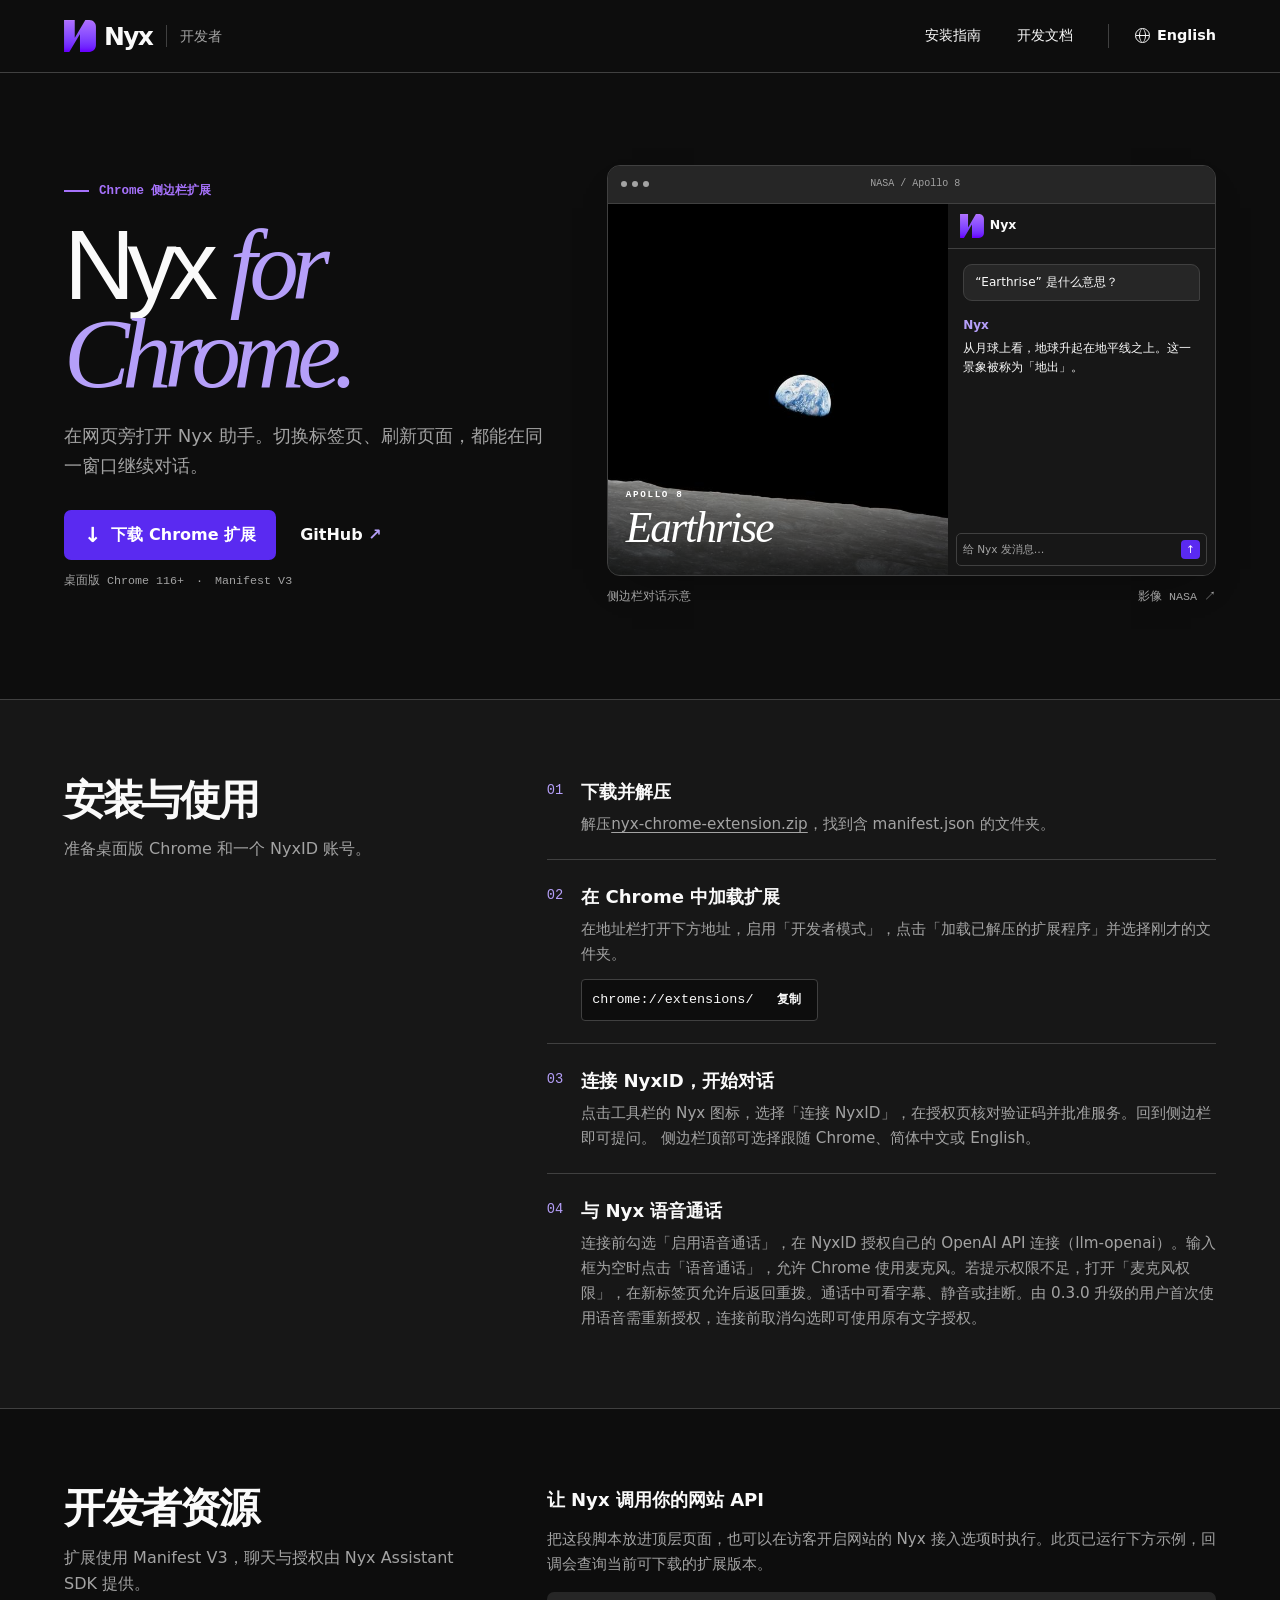
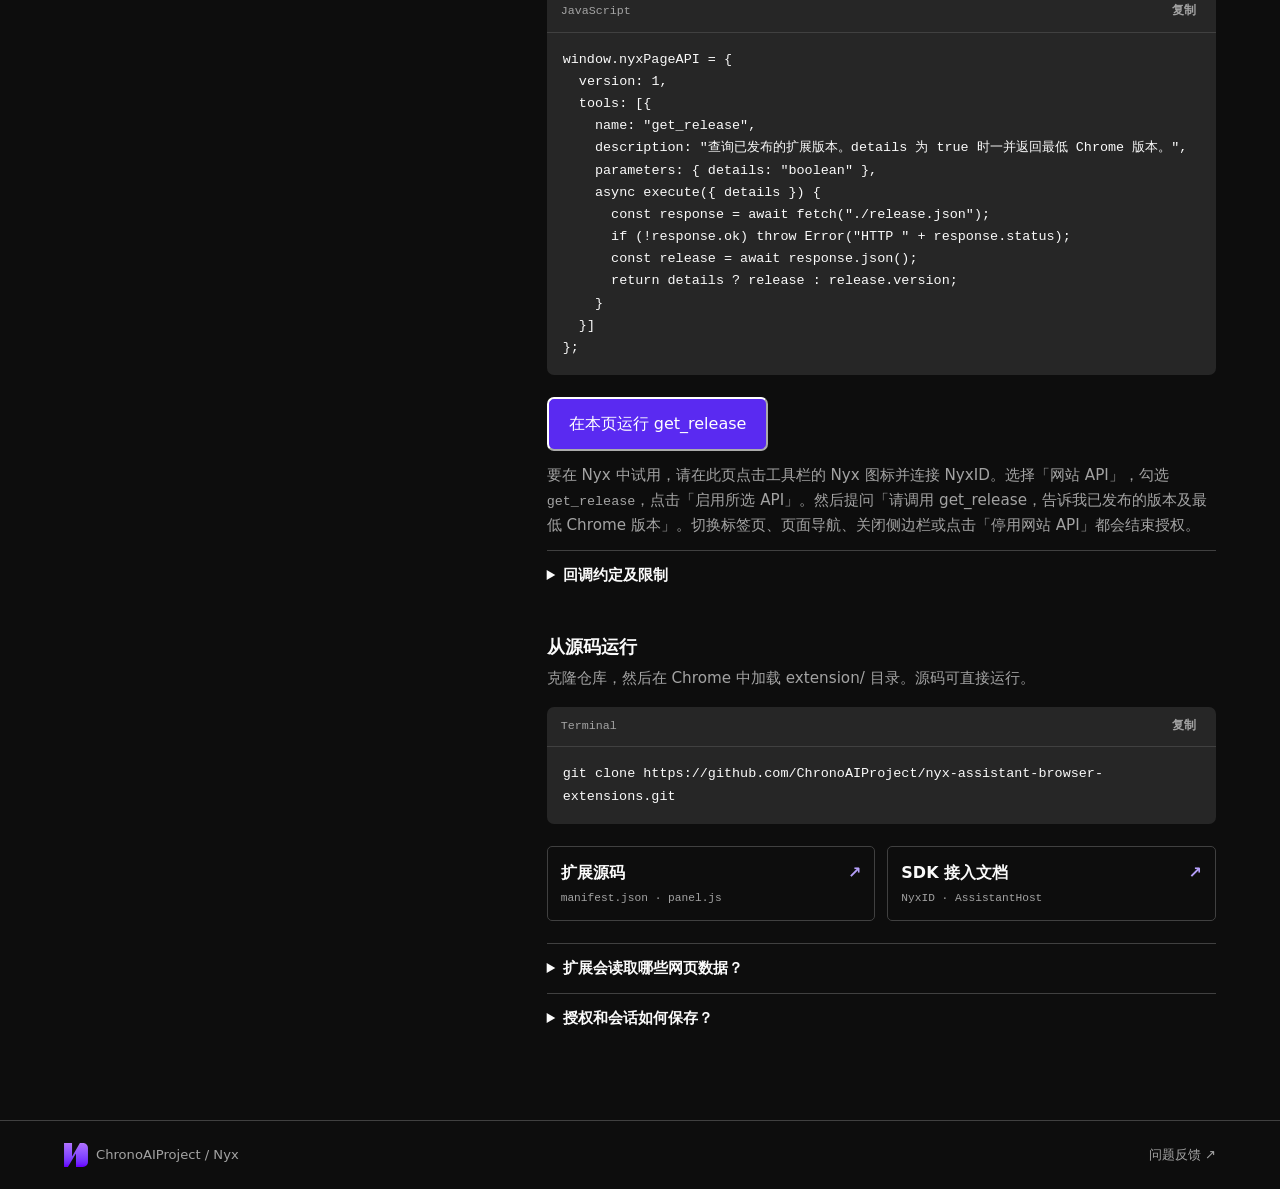
<file: site/index.html>
<!doctype html>
<html lang="zh-CN">
<head>
  <meta charset="utf-8">
  <meta name="viewport" content="width=device-width, initial-scale=1">
  <title>Nyx 浏览器助手 · 开发者官网</title>
  <meta name="description" content="在 Chrome 侧边栏与 Nyx 对话，切换标签页也能继续。下载扩展，了解安装、NyxID 授权与 SDK 接入方式。">
  <meta name="theme-color" content="#0d0d0d">
  <link rel="canonical" href="https://chronoaiproject.github.io/nyx-assistant-browser-extensions/">
  <link rel="alternate" hreflang="zh-CN" href="https://chronoaiproject.github.io/nyx-assistant-browser-extensions/">
  <link rel="alternate" hreflang="en" href="https://chronoaiproject.github.io/nyx-assistant-browser-extensions/en/">
  <link rel="alternate" hreflang="x-default" href="https://chronoaiproject.github.io/nyx-assistant-browser-extensions/">
  <link rel="icon" href="./nyxid-coloured-icon.svg" type="image/svg+xml">
  <link rel="stylesheet" href="./site.css">
  <script src="./site.js" defer></script>
</head>
<body>
  <a class="skip" href="#main">跳至正文</a>
  <header class="top">
    <div class="wrap top-inner">
      <a class="brand" href="./" aria-label="Nyx 浏览器助手 · 开发者官网"><img src="./nyxid-coloured-icon.svg" alt="" width="32" height="32"><strong>Nyx</strong><span>开发者</span></a>
      <nav aria-label="主导航">
        <a href="#install">安装指南</a><a href="#develop">开发文档</a>
        <a class="lang" href="./en/" lang="en" hreflang="en"><span class="globe" aria-hidden="true"></span>English</a>
      </nav>
    </div>
  </header>
  <main id="main">
    <section class="wrap hero" aria-labelledby="product">
      <div class="intro">
        <p class="platform"><i aria-hidden="true"></i>Chrome 侧边栏扩展</p>
        <h1 id="product">Nyx <em>for<br>Chrome.</em></h1>
        <p class="lead">在网页旁打开 Nyx 助手。切换标签页、刷新页面，都能在同一窗口继续对话。</p>
        <div class="actions">
          <a class="btn primary" href="./nyx-chrome-extension.zip" download><span aria-hidden="true">↓</span>下载 Chrome 扩展</a>
          <a class="source" href="https://github.com/ChronoAIProject/nyx-assistant-browser-extensions">GitHub <span aria-hidden="true">↗</span></a>
        </div>
        <p class="compat">桌面版 Chrome 116+ <span>·</span> Manifest V3</p>
      </div>
      <figure class="preview">
        <div class="browser">
          <div class="bar" aria-hidden="true"><i></i><i></i><i></i><span>NASA / Apollo 8</span></div>
          <div class="browser-body">
            <div class="photo" role="img" aria-label="从月球上空拍摄的地出，阿波罗 8 号"><div><small>APOLLO 8</small><b>Earthrise</b></div></div>
            <div class="sample">
              <div class="sample-title"><img src="./nyxid-coloured-icon.svg" width="24" height="24" alt="">Nyx</div>
              <div class="sample-log"><p class="question">“Earthrise” 是什么意思？</p>
                <strong>Nyx</strong><p>从月球上看，地球升起在地平线之上。这一景象被称为「地出」。</p></div>
              <div class="sample-input">给 Nyx 发消息…<span aria-hidden="true">↑</span></div>
            </div>
          </div>
        </div>
        <figcaption><span>侧边栏对话示意</span><a href="https://images.nasa.gov/details/as08-14-2383">影像 NASA ↗</a></figcaption>
      </figure>
    </section>
    <section class="install" id="install" aria-labelledby="install-title">
      <div class="wrap section-grid">
        <div class="section-head"><h2 id="install-title">安装与使用</h2><p>准备桌面版 Chrome 和一个 NyxID 账号。</p></div>
        <ol class="steps">
          <li><div><h3>下载并解压</h3><p>解压<a href="./nyx-chrome-extension.zip" download>nyx-chrome-extension.zip</a>，找到含 manifest.json 的文件夹。</p></div></li>
          <li><div><h3>在 Chrome 中加载扩展</h3><p>在地址栏打开下方地址，启用「开发者模式」，点击「加载已解压的扩展程序」并选择刚才的文件夹。</p><div class="snippet"><code id="extensions-url">chrome://extensions/</code><button type="button" class="copy" data-copy="extensions-url" data-done="已复制" data-error="请选择并复制文字" hidden>复制</button></div></div></li>
          <li><div><h3>连接 NyxID，开始对话</h3><p>点击工具栏的 Nyx 图标，选择「连接 NyxID」，在授权页核对验证码并批准服务。回到侧边栏即可提问。 侧边栏顶部可选择跟随 Chrome、简体中文或 English。</p></div></li>
          <li><div><h3>与 Nyx 语音通话</h3><p>连接前勾选「启用语音通话」，在 NyxID 授权自己的 OpenAI API 连接（llm-openai）。输入框为空时点击「语音通话」，允许 Chrome 使用麦克风。若提示权限不足，打开「麦克风权限」，在新标签页允许后返回重拨。通话中可看字幕、静音或挂断。由 0.3.0 升级的用户首次使用语音需重新授权，连接前取消勾选即可使用原有文字授权。</p></div></li>
        </ol>
      </div>
    </section>
    <section class="wrap section-grid dev" id="develop" aria-labelledby="dev-title">
      <div class="section-head"><h2 id="dev-title">开发者资源</h2><p>扩展使用 Manifest V3，聊天与授权由 Nyx Assistant SDK 提供。</p></div>
      <div class="resources">
        <section id="website-api" aria-labelledby="website-api-title">
          <h3 id="website-api-title">让 Nyx 调用你的网站 API</h3>
          <p>把这段脚本放进顶层页面，也可以在访客开启网站的 Nyx 接入选项时执行。此页已运行下方示例，回调会查询当前可下载的扩展版本。</p>
          <script id="live-example">
window.nyxPageAPI = {
  version: 1,
  tools: [{
    name: "get_release",
    description: "查询已发布的扩展版本。details 为 true 时一并返回最低 Chrome 版本。",
    parameters: { details: "boolean" },
    async execute({ details }) {
      const response = await fetch("./release.json");
      if (!response.ok) throw Error("HTTP " + response.status);
      const release = await response.json();
      return details ? release : release.version;
    }
  }]
};
          </script>
          <div class="terminal"><div class="terminal-bar"><span>JavaScript</span><button type="button" class="copy" data-copy="api-snippet" data-done="已复制" data-error="请选择并复制文字" hidden>复制</button></div><pre><code id="api-snippet"></code></pre></div>
          <button type="button" id="run-api" class="btn primary">在本页运行 get_release</button>
          <output id="api-output" aria-live="polite"></output>
          <p>要在 Nyx 中试用，请在此页点击工具栏的 Nyx 图标并连接 NyxID。选择「网站 API」，勾选 <code>get_release</code>，点击「启用所选 API」。然后提问「请调用 get_release，告诉我已发布的版本及最低 Chrome 版本」。切换标签页、页面导航、关闭侧边栏或点击「停用网站 API」都会结束授权。</p>
          <details><summary>回调约定及限制</summary><p>为每个操作取唯一的名称，说明它会读取或修改什么。用 string、number 或 boolean 声明每个必填参数。回调返回 JSON 值或对应的 Promise。它使用网页自身的登录身份，服务端仍需校验权限，涉及重要变更时由网站确认。</p><p>最多登记 16 个操作，每个最多 16 个参数。名称以英文字母开头，只含英文字母、数字或下划线，最多 48 个字符。描述最多 512 字符，字符串参数最多 2,048 字符，序列化结果最多 32,768 字符，整份声明限 16,384 字符。调用超过 15 秒时，请先在网站上核对结果。</p></details>
        </section>
        <h3>从源码运行</h3>
        <p>克隆仓库，然后在 Chrome 中加载 extension/ 目录。源码可直接运行。</p>
        <div class="terminal"><div class="terminal-bar"><span>Terminal</span><button type="button" class="copy" data-copy="clone" data-done="已复制" data-error="请选择并复制文字" hidden>复制</button></div><code id="clone">git clone https://github.com/ChronoAIProject/nyx-assistant-browser-extensions.git</code></div>
        <div class="doclinks">
          <a href="https://github.com/ChronoAIProject/nyx-assistant-browser-extensions/tree/dev/extension"><strong>扩展源码</strong><small>manifest.json · panel.js</small><b aria-hidden="true">↗</b></a>
          <a href="https://github.com/ChronoAIProject/nyx-assistant-sdk#readme"><strong>SDK 接入文档</strong><small>NyxID · AssistantHost</small><b aria-hidden="true">↗</b></a>
        </div>
        <details><summary>扩展会读取哪些网页数据？</summary><p>在目标网页上点击工具栏的 Nyx 图标，再点「分享当前页」，即可在文字聊天或正在进行的通话中提问。已选中文字时分享选区，否则分享顶层网页可读正文（最多 12,000 字符）。输入框和编辑区域会跳过。想先删改可点「预览后分享」。侧边栏显示分享来源，再次分享可替换，点「移除摘录」可停止后续读取。</p></details>
        <details><summary>授权和会话如何保存？</summary><p>文字聊天使用 llm-nyx 和 chrono-llm-public，语音还需要 llm-openai。子凭据在扩展来源加密保存，可在侧边栏点击「断开授权」撤销。关闭侧边栏会结束本次对话。</p></details>
      </div>
    </section>
  </main>
  <footer><div class="wrap bottom"><span><img src="./nyxid-coloured-icon.svg" width="24" height="24" alt="">ChronoAIProject / Nyx</span><a href="https://github.com/ChronoAIProject/nyx-assistant-browser-extensions/issues">问题反馈 ↗</a></div></footer>
</body>
</html>
</file>
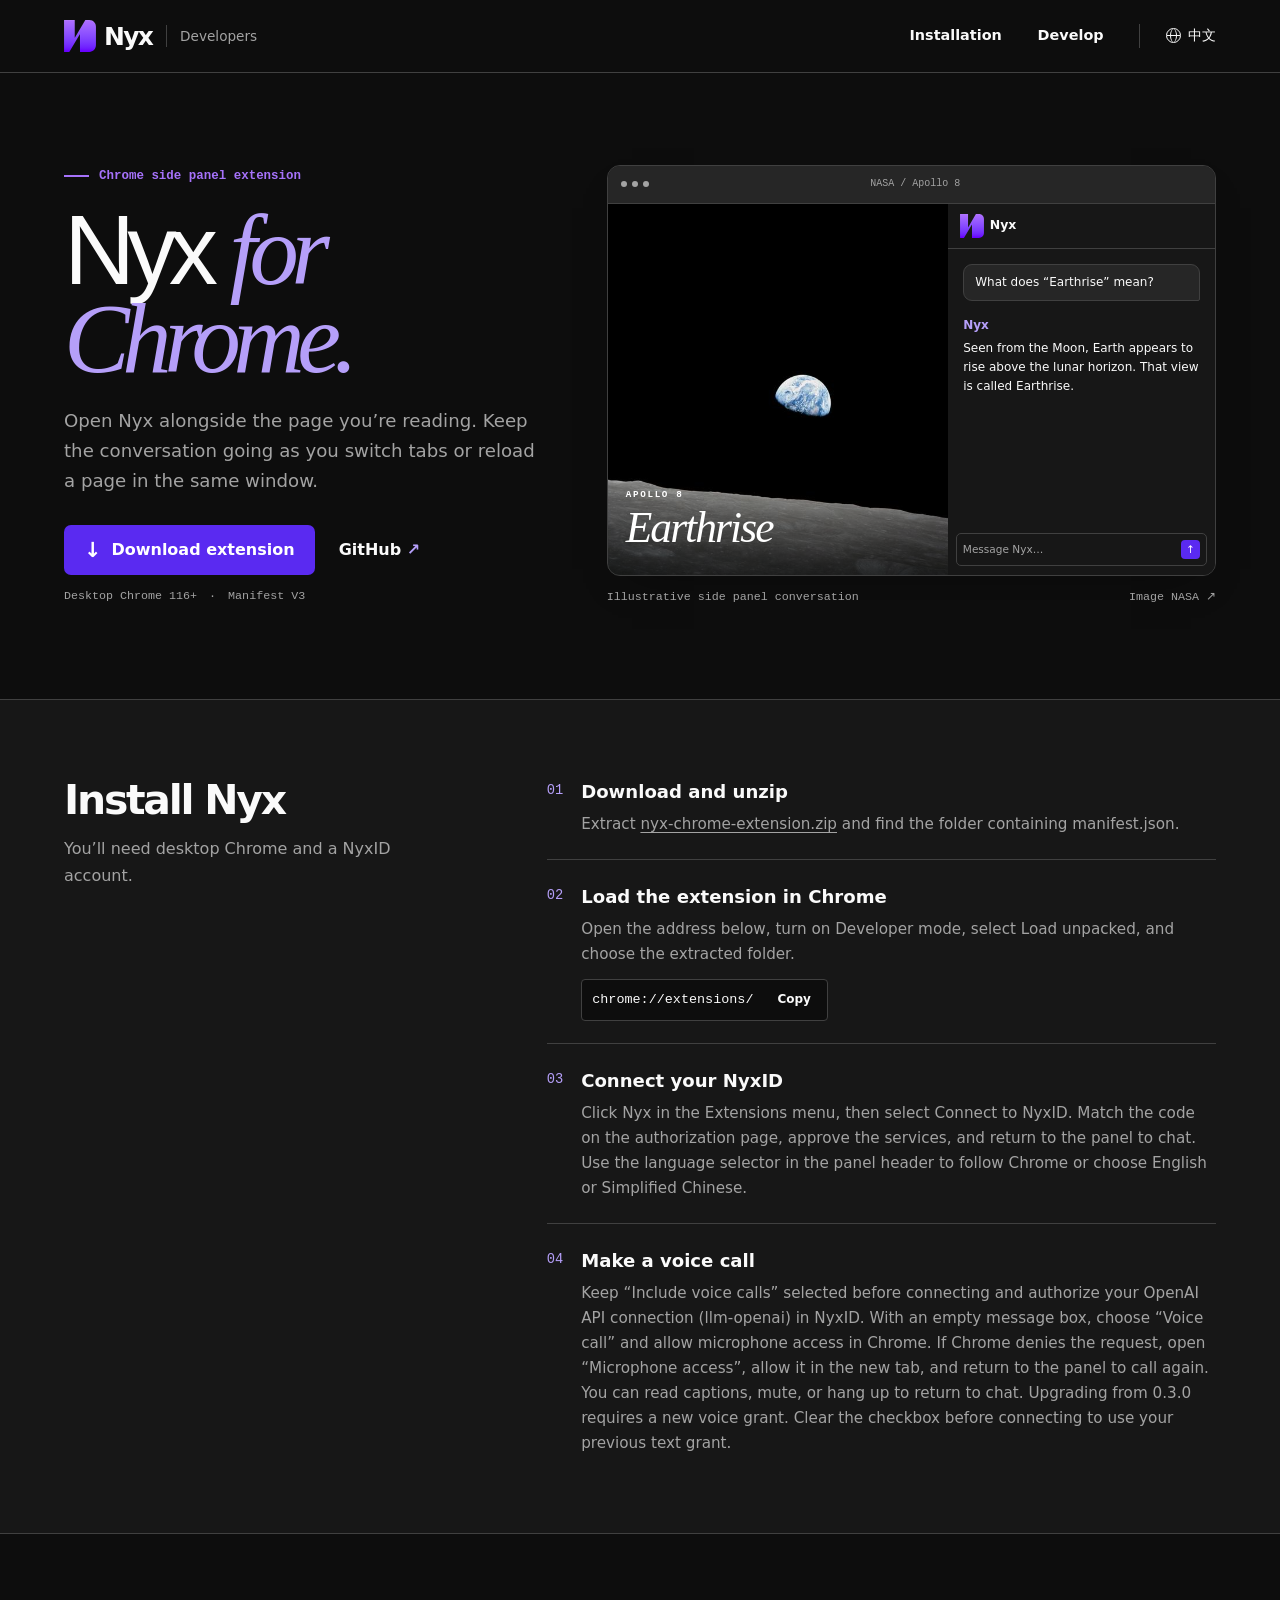
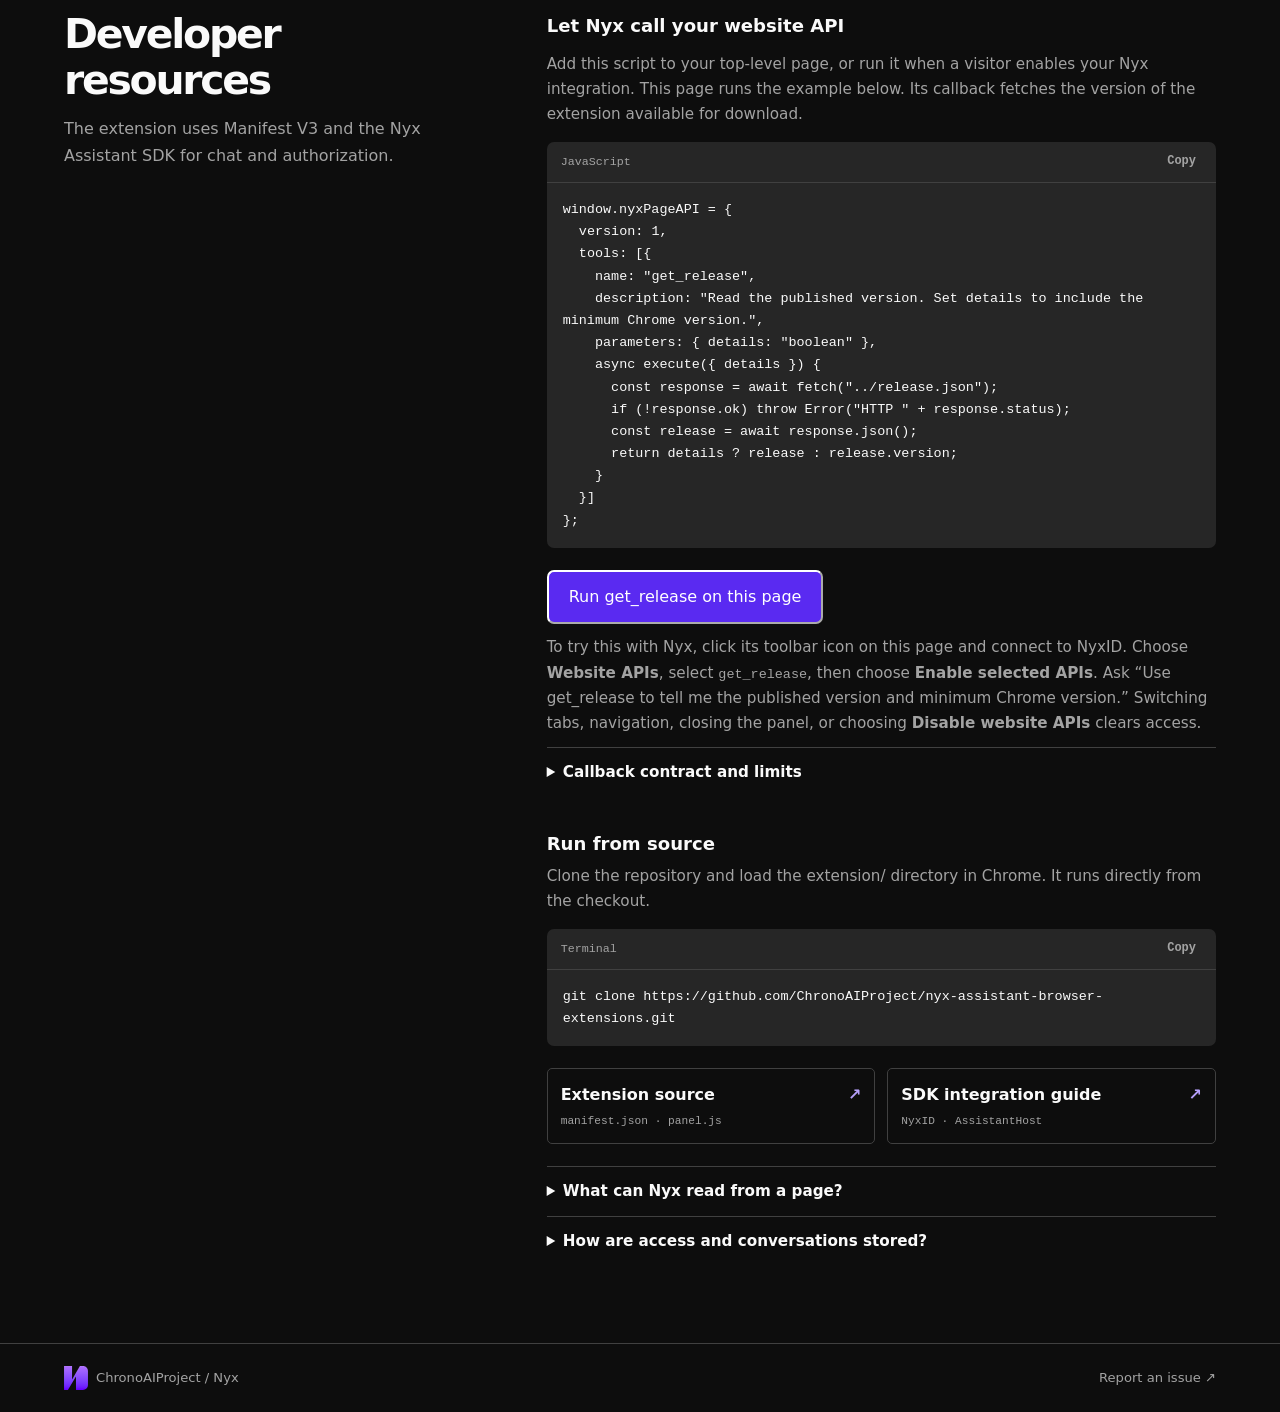
<file: site/en/index.html>
<!doctype html>
<html lang="en">
<head>
  <meta charset="utf-8">
  <meta name="viewport" content="width=device-width, initial-scale=1">
  <title>Nyx for Chrome · Developer site</title>
  <meta name="description" content="Chat with Nyx in the Chrome side panel as you switch tabs. Download the extension and explore installation, NyxID access, and the SDK.">
  <meta name="theme-color" content="#0d0d0d">
  <link rel="canonical" href="https://chronoaiproject.github.io/nyx-assistant-browser-extensions/en/">
  <link rel="alternate" hreflang="zh-CN" href="https://chronoaiproject.github.io/nyx-assistant-browser-extensions/">
  <link rel="alternate" hreflang="en" href="https://chronoaiproject.github.io/nyx-assistant-browser-extensions/en/">
  <link rel="alternate" hreflang="x-default" href="https://chronoaiproject.github.io/nyx-assistant-browser-extensions/">
  <link rel="icon" href="../nyxid-coloured-icon.svg" type="image/svg+xml">
  <link rel="stylesheet" href="../site.css">
  <script src="../site.js" defer></script>
</head>
<body>
  <a class="skip" href="#main">Skip to content</a>
  <header class="top">
    <div class="wrap top-inner">
      <a class="brand" href="./" aria-label="Nyx for Chrome · Developer site"><img src="../nyxid-coloured-icon.svg" alt="" width="32" height="32"><strong>Nyx</strong><span>Developers</span></a>
      <nav aria-label="Main navigation">
        <a href="#install">Installation</a><a href="#develop">Develop</a>
        <a class="lang" href="../" lang="zh-CN" hreflang="zh-CN"><span class="globe" aria-hidden="true"></span>中文</a>
      </nav>
    </div>
  </header>
  <main id="main">
    <section class="wrap hero" aria-labelledby="product">
      <div class="intro">
        <p class="platform"><i aria-hidden="true"></i>Chrome side panel extension</p>
        <h1 id="product">Nyx <em>for<br>Chrome.</em></h1>
        <p class="lead">Open Nyx alongside the page you’re reading. Keep the conversation going as you switch tabs or reload a page in the same window.</p>
        <div class="actions">
          <a class="btn primary" href="../nyx-chrome-extension.zip" download><span aria-hidden="true">↓</span>Download extension</a>
          <a class="source" href="https://github.com/ChronoAIProject/nyx-assistant-browser-extensions">GitHub <span aria-hidden="true">↗</span></a>
        </div>
        <p class="compat">Desktop Chrome 116+ <span>·</span> Manifest V3</p>
      </div>
      <figure class="preview">
        <div class="browser">
          <div class="bar" aria-hidden="true"><i></i><i></i><i></i><span>NASA / Apollo 8</span></div>
          <div class="browser-body">
            <div class="photo" role="img" aria-label="Earthrise seen from lunar orbit during Apollo 8"><div><small>APOLLO 8</small><b>Earthrise</b></div></div>
            <div class="sample">
              <div class="sample-title"><img src="../nyxid-coloured-icon.svg" width="24" height="24" alt="">Nyx</div>
              <div class="sample-log"><p class="question">What does “Earthrise” mean?</p>
                <strong>Nyx</strong><p>Seen from the Moon, Earth appears to rise above the lunar horizon. That view is called Earthrise.</p></div>
              <div class="sample-input">Message Nyx…<span aria-hidden="true">↑</span></div>
            </div>
          </div>
        </div>
        <figcaption><span>Illustrative side panel conversation</span><a href="https://images.nasa.gov/details/as08-14-2383">Image NASA ↗</a></figcaption>
      </figure>
    </section>
    <section class="install" id="install" aria-labelledby="install-title">
      <div class="wrap section-grid">
        <div class="section-head"><h2 id="install-title">Install Nyx</h2><p>You’ll need desktop Chrome and a NyxID account.</p></div>
        <ol class="steps">
          <li><div><h3>Download and unzip</h3><p>Extract <a href="../nyx-chrome-extension.zip" download>nyx-chrome-extension.zip</a> and find the folder containing manifest.json.</p></div></li>
          <li><div><h3>Load the extension in Chrome</h3><p>Open the address below, turn on Developer mode, select Load unpacked, and choose the extracted folder.</p><div class="snippet"><code id="extensions-url">chrome://extensions/</code><button type="button" class="copy" data-copy="extensions-url" data-done="Copied" data-error="Select the text to copy" hidden>Copy</button></div></div></li>
          <li><div><h3>Connect your NyxID</h3><p>Click Nyx in the Extensions menu, then select Connect to NyxID. Match the code on the authorization page, approve the services, and return to the panel to chat. Use the language selector in the panel header to follow Chrome or choose English or Simplified Chinese.</p></div></li>
          <li><div><h3>Make a voice call</h3><p>Keep “Include voice calls” selected before connecting and authorize your OpenAI API connection (llm-openai) in NyxID. With an empty message box, choose “Voice call” and allow microphone access in Chrome. If Chrome denies the request, open “Microphone access”, allow it in the new tab, and return to the panel to call again. You can read captions, mute, or hang up to return to chat. Upgrading from 0.3.0 requires a new voice grant. Clear the checkbox before connecting to use your previous text grant.</p></div></li>
        </ol>
      </div>
    </section>
    <section class="wrap section-grid dev" id="develop" aria-labelledby="dev-title">
      <div class="section-head"><h2 id="dev-title">Developer resources</h2><p>The extension uses Manifest V3 and the Nyx Assistant SDK for chat and authorization.</p></div>
      <div class="resources">
        <section id="website-api" aria-labelledby="website-api-title">
          <h3 id="website-api-title">Let Nyx call your website API</h3>
          <p>Add this script to your top-level page, or run it when a visitor enables your Nyx integration. This page runs the example below. Its callback fetches the version of the extension available for download.</p>
          <script id="live-example">
window.nyxPageAPI = {
  version: 1,
  tools: [{
    name: "get_release",
    description: "Read the published version. Set details to include the minimum Chrome version.",
    parameters: { details: "boolean" },
    async execute({ details }) {
      const response = await fetch("../release.json");
      if (!response.ok) throw Error("HTTP " + response.status);
      const release = await response.json();
      return details ? release : release.version;
    }
  }]
};
          </script>
          <div class="terminal"><div class="terminal-bar"><span>JavaScript</span><button type="button" class="copy" data-copy="api-snippet" data-done="Copied" data-error="Select to copy" hidden>Copy</button></div><pre><code id="api-snippet"></code></pre></div>
          <button type="button" id="run-api" class="btn primary">Run get_release on this page</button>
          <output id="api-output" aria-live="polite"></output>
          <p>To try this with Nyx, click its toolbar icon on this page and connect to NyxID. Choose <strong>Website APIs</strong>, select <code>get_release</code>, then choose <strong>Enable selected APIs</strong>. Ask “Use get_release to tell me the published version and minimum Chrome version.” Switching tabs, navigation, closing the panel, or choosing <strong>Disable website APIs</strong> clears access.</p>
          <details><summary>Callback contract and limits</summary><p>Use a unique operation name and describe what it reads or changes. Map each required argument to string, number, or boolean. Return a JSON value or a promise for one. Your callback runs in the page’s session, so your server still checks authorization and your site handles confirmation for consequential actions.</p><p>Declare up to 16 tools, each with up to 16 arguments. Names start with an ASCII letter and use letters, digits or underscores, up to 48 characters. Descriptions allow 512 characters, string arguments 2,048, and serialized results 32,768. Keep the whole declaration under 16,384 characters. After a 15-second timeout, check the outcome on the site before trying again.</p></details>
        </section>
        <h3>Run from source</h3>
        <p>Clone the repository and load the extension/ directory in Chrome. It runs directly from the checkout.</p>
        <div class="terminal"><div class="terminal-bar"><span>Terminal</span><button type="button" class="copy" data-copy="clone" data-done="Copied" data-error="Select the text to copy" hidden>Copy</button></div><code id="clone">git clone https://github.com/ChronoAIProject/nyx-assistant-browser-extensions.git</code></div>
        <div class="doclinks">
          <a href="https://github.com/ChronoAIProject/nyx-assistant-browser-extensions/tree/dev/extension"><strong>Extension source</strong><small>manifest.json · panel.js</small><b aria-hidden="true">↗</b></a>
          <a href="https://github.com/ChronoAIProject/nyx-assistant-sdk#readme"><strong>SDK integration guide</strong><small>NyxID · AssistantHost</small><b aria-hidden="true">↗</b></a>
        </div>
        <details><summary>What can Nyx read from a page?</summary><p>Click the Nyx toolbar icon on the page, then choose Share current page in text chat or during a voice call. Nyx uses your selection when present, or up to 12,000 characters of readable top-level text, skipping inputs and editors. Choose Preview before sharing to edit first. The panel shows the shared source. Share again to replace it, or choose Remove excerpt to stop future reads.</p></details>
        <details><summary>How are access and conversations stored?</summary><p>Text chat uses llm-nyx and chrono-llm-public. Voice also uses llm-openai. The extension encrypts the child credential in its own storage. Select Disconnect to revoke it. Closing the side panel ends the current conversation.</p></details>
      </div>
    </section>
  </main>
  <footer><div class="wrap bottom"><span><img src="../nyxid-coloured-icon.svg" width="24" height="24" alt="">ChronoAIProject / Nyx</span><a href="https://github.com/ChronoAIProject/nyx-assistant-browser-extensions/issues">Report an issue ↗</a></div></footer>
</body>
</html>
</file>
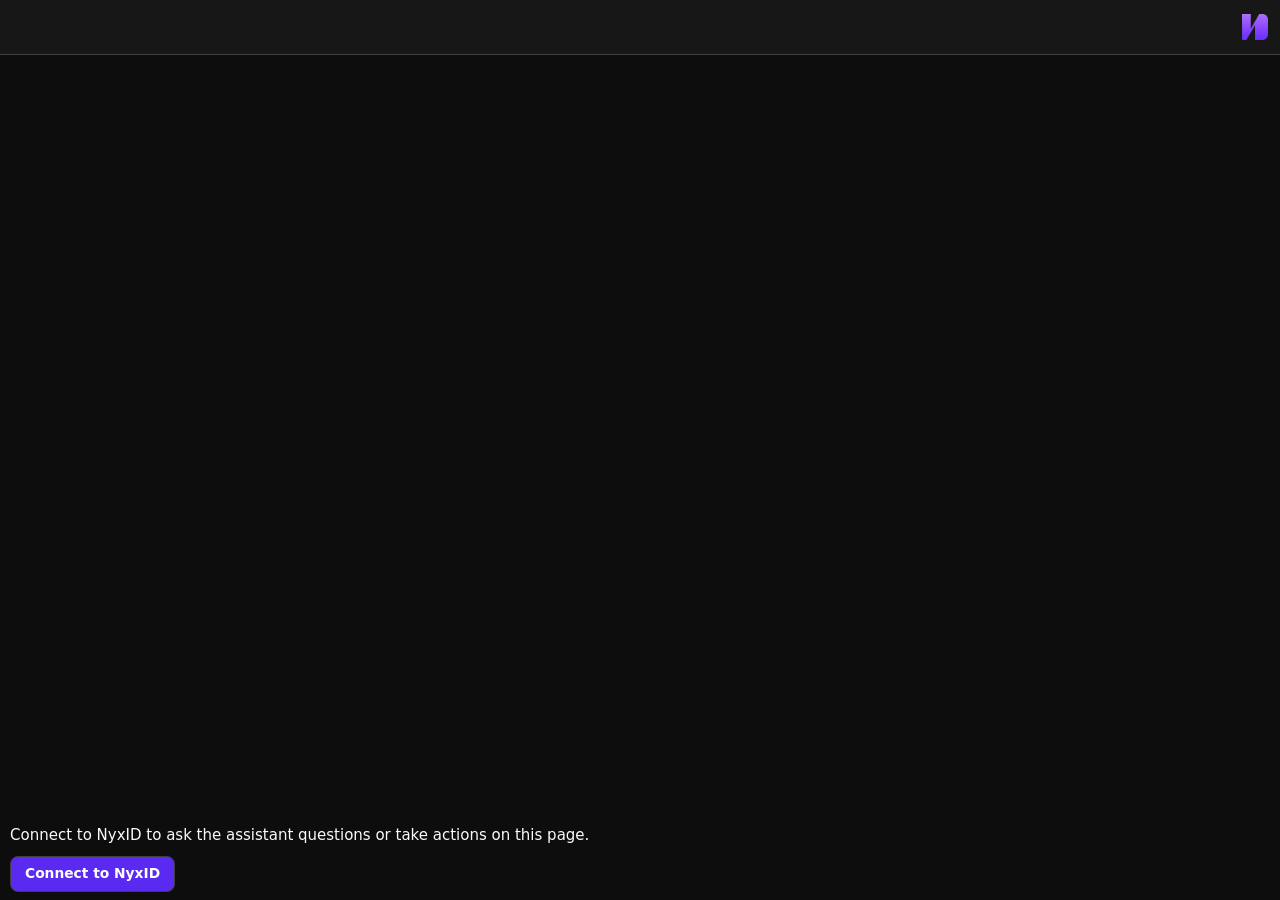
<file: extension/panel.html>
<!doctype html>
<html>
<head>
  <meta charset="utf-8">
  <meta name="viewport" content="width=device-width, initial-scale=1">
  <meta name="color-scheme" content="dark">
  <title>Nyx</title>
  <link rel="stylesheet" href="panel.css">
  <script defer src="connection-mode.js"></script>
  <script defer src="vendor/nyx-widget.js"></script>
  <script defer src="read-page.js"></script>
  <script type="module" src="panel.js"></script>
</head>
<body>
  <main>
    <select id="language" aria-label="Language">
      <option value="auto" data-i18n="automatic"></option>
      <option value="zh-CN" lang="zh-CN">简体中文</option>
      <option value="en" lang="en">English</option>
    </select>
    <label id="voice-preference"><input id="include-voice" type="checkbox" checked> <span data-i18n="includeVoice"></span></label>
    <nyx-assistant layout="embedded"
                   data-verification-origin="https://nyxid.ai" data-storage="local">
    </nyx-assistant>
    <a id="mic-help" href="microphone.html" target="_blank" rel="noopener" data-i18n="micTitle" hidden></a>
    <template id="page-tools">
      <div part="page-tools" hidden>
        <button type="button" class="attach" data-i18n="attach"></button>
        <button type="button" class="review" data-i18n="review"></button>
        <span part="shared-source" class="shared-source" role="status" hidden></span>
        <button type="button" class="remove" data-i18n="remove" hidden></button>
        <button type="button" class="apis" data-i18n="siteApis"></button>
        <button type="button" class="disable-apis" data-i18n="disableApis" hidden></button>
        <span role="status" class="excerpt-status"></span>
        <span role="status" class="api-status"></span>
      </div>
    </template>
    <dialog id="preview" aria-labelledby="preview-title">
      <h2 id="preview-title"></h2>
      <label for="excerpt" data-i18n="editHint"></label>
      <textarea id="excerpt" rows="10" maxlength="12300"></textarea>
      <form method="dialog">
        <button value="cancel" data-i18n="cancel"></button>
        <button value="share" data-i18n="share"></button>
      </form>
    </dialog>
    <dialog id="api-access" aria-labelledby="api-title">
      <h2 id="api-title" data-i18n="reviewApis"></h2>
      <strong class="origin"></strong>
      <p data-i18n="apiHint"></p>
      <form method="dialog">
        <fieldset></fieldset>
        <div><button value="cancel" data-i18n="cancel"></button>
          <button value="enable" data-i18n="enableApis"></button></div>
      </form>
    </dialog>
  </main>
</body>
</html>
</file>
<file: site/site.css>
:root {
  color-scheme: dark;
  /* NyxID web palette: brand fills and text accents have distinct contrast roles. */
  --paper: #0d0d0d;
  --surface: #171717;
  --raised: #262626;
  --ink: #fafafa;
  --primary: #5a2af1;
  --primary-hover: #4a1fd4;
  --accent-text: #b59ff9;
  --secondary: #a672fb;
  --quiet: #a3a3a3;
  --line: #404040;
  --mono: "IBM Plex Mono", ui-monospace, SFMono-Regular, Consolas, monospace;
  font: 16px/1.65 "Inter", "PingFang SC", system-ui, sans-serif;
  color: var(--ink);
  background: var(--paper);
}
* { box-sizing: border-box; }
body, h1, h2, h3, p, figure, ol { margin: 0; }
a { color: inherit; text-underline-offset: .2em; }
a:hover { color: var(--accent-text); }
a:focus-visible, button:focus-visible, summary:focus-visible { outline: 3px solid var(--secondary); outline-offset: 4px; }
.wrap { width: min(1192px, 90%); margin-inline: auto; }
.top { border-bottom: 1px solid var(--line); }
.top-inner, nav, .brand, .actions, .bottom, .bottom span, .lang { display: flex; align-items: center; }
.top-inner, .bottom { justify-content: space-between; }
.top-inner { min-height: 72px; gap: 15px; }
.brand, nav a, .btn, .source, .doclinks a, .bottom a { text-decoration: none; }
.brand { gap: 8px; color: var(--ink); }
.brand strong { font: 700 25px/1 system-ui, sans-serif; letter-spacing: -.07em; }
.brand span { margin-left: 6px; padding-left: 13px; border-left: 1px solid var(--line); font-size: .85rem; color: var(--quiet); }
nav { gap: clamp(14px, 2.8vw, 40px); font-size: .9rem; font-weight: 550; }
.lang { gap: 7px; border-left: 1px solid var(--line); padding-left: clamp(12px, 2vw, 27px); }
.globe { position: relative; width: 15px; height: 15px; border: 1.4px solid; border-radius: 50%; }
.globe::before { content: ""; position: absolute; inset: 0 3px; border-inline: 1px solid; border-radius: 50%; }
.globe::after { content: ""; position: absolute; top: 45%; inset-inline: 0; border-top: 1px solid; }
.skip { position: absolute; top: -100px; left: 10px; color: var(--ink); background: var(--surface); padding: 6px 12px; z-index: 5; }
.skip:focus { top: 5px; }
.hero { display: grid; grid-template-columns: .88fr 1.12fr; align-items: center; gap: clamp(32px, 5vw, 84px); padding-block: clamp(60px, 7.2vw, 104px); }
.platform, .compat, figcaption, .bar span, .photo small, .terminal-bar { font-family: var(--mono); }
.platform { display: flex; align-items: center; gap: 10px; color: var(--secondary); font-size: .78rem; font-weight: 650; }
.platform i { width: 25px; height: 2px; background: currentColor; }
h1 { margin: 21px 0 23px; font: 530 clamp(4.3rem, 7.7vw, 7.5rem)/.89 "DM Sans", "Helvetica Neue", sans-serif; letter-spacing: -.08em; }
h1 em { font-family: "Instrument Serif", Georgia, serif; color: var(--accent-text); font-weight: 400; letter-spacing: -.075em; }
.lead { max-width: 30em; font-size: clamp(1rem, 1.42vw, 1.2rem); color: var(--quiet); }
.actions { gap: 24px; margin: 29px 0 12px; }
.btn { display: inline-flex; align-items: center; justify-content: center; gap: 10px; padding: 12px 20px; border-radius: 7px; font-weight: 650; }
.primary { background: var(--primary); color: #fff; }
.primary:hover { color: #fff; background: var(--primary-hover); }
.btn span { font-size: 1.3em; line-height: 1; }
.source { font-weight: 600; }
.source span, .doclinks b { color: var(--accent-text); }
.compat, figcaption { font-size: .73rem; color: var(--quiet); }
.compat span { padding-inline: 5px; }
.preview { min-width: 0; }
.browser { border: 1px solid var(--line); border-radius: 13px; overflow: hidden; background: var(--surface); box-shadow: 0 18px 40px -25px #0008; }
.bar { display: flex; align-items: center; gap: 5px; padding: 10px 13px; border-bottom: 1px solid var(--line); background: var(--raised); }
.bar i { width: 6px; height: 6px; background: var(--quiet); border-radius: 50%; }
.bar span { margin: auto; padding-right: 25px; font-size: 10px; color: var(--quiet); }
.browser-body { display: grid; grid-template-columns: 56% 44%; }
.photo { min-height: clamp(295px, 29vw, 385px); display: flex; align-items: flex-end; position: relative; color: #fff; background: #000 url("earthrise.jpg") center center / cover; }
.photo div { padding: 24px 18px; width: 100%; background: linear-gradient(transparent, #000b); }
.photo small { font-size: .58rem; letter-spacing: .18em; font-weight: 600; }
.photo b { display: block; font: italic 400 clamp(1.65rem, 3.4vw, 3rem)/1.05 Georgia, serif; letter-spacing: -.045em; }
.sample { display: flex; flex-direction: column; min-width: 0; color: var(--ink); background: var(--surface); }
.sample-title { display: flex; align-items: center; gap: 6px; border-bottom: 1px solid var(--line); padding: 10px 12px; font-size: .78rem; font-weight: 700; }
.sample-log { padding: clamp(11px, 1.2vw, 20px); font-size: clamp(.7rem, .94vw, .84rem); line-height: 1.6; }
.question { padding: 8px 11px; margin-bottom: 15px; border: 1px solid var(--line); border-radius: 9px 9px 2px 9px; background: var(--raised); }
.sample-log strong { display: block; color: var(--accent-text); margin-bottom: 3px; }
.sample-input { display: flex; align-items: center; justify-content: space-between; gap: 4px; padding: 6px; margin: auto 8px 9px; border: 1px solid var(--line); border-radius: 5px; color: var(--quiet); font-size: .66rem; }
.sample-input span { display: grid; place-content: center; width: 19px; height: 19px; border-radius: 4px; background: var(--primary); color: white; }
figcaption { display: flex; justify-content: space-between; gap: 8px; margin-top: 12px; }
figcaption a { text-decoration: none; }
.install { background: var(--surface); border-block: 1px solid var(--line); }
.section-grid { display: grid; grid-template-columns: minmax(0, .74fr) minmax(0, 1.26fr); gap: clamp(30px, 7vw, 100px); padding-block: clamp(48px, 6vw, 82px); }
.section-head h2 { margin-bottom: 13px; font-size: clamp(1.8rem, 3.2vw, 2.8rem); line-height: 1.13; letter-spacing: -.055em; }
.section-head p { max-width: 28em; }
.section-head p, .steps p, .resources p { color: var(--quiet); }
.steps { list-style: none; padding: 0; counter-reset: step; }
.steps li { display: flex; gap: 18px; counter-increment: step; padding-block: 22px; border-top: 1px solid var(--line); }
.steps li:first-child { border: 0; padding-top: 0; }
.steps li:last-child { padding-bottom: 0; }
.steps li::before { content: counter(step, decimal-leading-zero); font: .86rem/2 var(--mono); color: var(--accent-text); }
h3 { margin-bottom: 5px; font-size: 1.13rem; }
.steps p, .resources p, details { font-size: .95rem; }
.snippet { display: inline-flex; align-items: center; flex-wrap: wrap; gap: 18px; margin-top: 12px; padding: 6px 10px; background: var(--paper); border: 1px solid var(--line); border-radius: 4px; }
code { font: .84rem/1.65 var(--mono); overflow-wrap: anywhere; }
.copy { font: inherit; font-size: .75rem; font-weight: 600; color: inherit; border: 0; padding: 4px 6px; border-radius: 4px; background: transparent; cursor: pointer; }
.copy:hover { background: var(--raised); }
.terminal { margin-block: 15px 22px; background: var(--raised); color: var(--ink); border-radius: 7px; }
.terminal-bar { display: flex; align-items: center; justify-content: space-between; color: var(--quiet); font-size: .73rem; border-bottom: 1px solid var(--line); padding: 6px 14px; }
.terminal code { display: block; padding: 16px; }
.doclinks { display: grid; grid-template-columns: 1fr 1fr; gap: 12px; margin-bottom: 22px; }
.doclinks a { display: grid; grid-template-columns: 1fr auto; gap: 4px 6px; align-items: center; border: 1px solid var(--line); border-radius: 5px; padding: 13px; }
.doclinks a:hover { background: var(--surface); }
.doclinks small { grid-row: 2; font: .7rem/1.5 var(--mono); color: var(--quiet); }
.doclinks b { grid-area: 1 / 2; }
details { border-top: 1px solid var(--line); padding: 12px 0; }
details p { padding-block: 8px 3px; }
summary { cursor: pointer; font-weight: 600; }
footer { border-top: 1px solid var(--line); }
.bottom { gap: 12px; padding-block: 22px; color: var(--quiet); font-size: .82rem; }
.bottom span { gap: 8px; }
@media (max-width: 780px) {
  .wrap { width: min(90%, 600px); }
  .top-inner { min-height: 60px; }
  .hero, .section-grid { grid-template-columns: minmax(0, 1fr); gap: 34px; }
  .hero { padding-block: 46px; }
  h1 { font-size: clamp(4.4rem, 13vw, 6.5rem); }
  .photo { min-height: 290px; }
}
@media (max-width: 480px) {
  .top-inner { flex-wrap: wrap; gap: 8px; padding-block: 10px; }
  .brand span { display: none; }
  .brand img { width: 25px; height: 25px; }
  nav { gap: 10px; font-size: .78rem; }
  .lang { gap: 4px; padding-left: 8px; }
  .photo { min-height: 260px; }
  .browser-body { grid-template-columns: 50% 50%; }
  .doclinks { grid-template-columns: 1fr; }
}
#website-api { margin-bottom: 2rem; }
#website-api .terminal pre { white-space: pre-wrap; margin: 0; }
#website-api .btn { font: inherit; cursor: pointer; }
#website-api p { margin-block: .75em; }
#api-output { display: block; white-space: pre-wrap; font-family: var(--mono); }
#api-output:not(:empty) { margin-block: 1em; }
</file>
<file: extension/panel.css>
/* NyxID dark palette, matching the public developer site. */
:root {
  color-scheme: dark;
  font: 15px/1.55 "Inter", system-ui, sans-serif;
  --paper: #0d0d0d;
  --surface: #171717;
  --raised: #262626;
  --ink: #fafafa;
  --muted: #a3a3a3;
  --line: #404040;
  --primary: #5a2af1;
  --primary-hover: #4a1fd4;
  --on-primary: #fff;
  --accent-text: #b59ff9;
  accent-color: var(--primary);
  background: var(--paper);
}
body { margin: 0; font: inherit; background: var(--paper); color: var(--ink); }
nyx-assistant {
  color-scheme: inherit;
  position: fixed;
  inset: 0;
  --nyx-surface: var(--paper);
  --nyx-text: var(--ink);
  --nyx-muted: var(--muted);
  --nyx-border: var(--line);
  --nyx-accent: var(--accent-text);
  --nyx-action-surface: var(--primary);
  --nyx-accent-text: var(--on-primary);
  --nyx-control-surface: var(--raised);
}
nyx-assistant::part(panel) {
  width: 100%;
  height: 100dvh;
  max-height: 100dvh;
  border: 0;
  border-radius: 0;
  box-shadow: none;
}
nyx-assistant::part(header) {
  display: flex;
  background: var(--surface);
  padding: 14px 12px;
  gap: 8px;
}
nyx-assistant::part(header)::before {
  content: "";
  width: 26px;
  height: 26px;
  background: url("icons/nyx-128.png") center / contain no-repeat;
}
nyx-assistant::part(primary-action) { min-height: 36px; padding-inline: 14px; }
nyx-assistant::part(title) { display: flex; }
nyx-assistant::part(voice-preference) { display: block; margin-bottom: 8px; color: var(--muted); }
nyx-assistant::part(voice-button) { background: var(--primary); color: var(--on-primary); }
nyx-assistant::part(voice-button):hover { background: var(--primary-hover); }

nyx-assistant::part(chat) { flex: 1 1 auto; padding-inline: 16px; }
nyx-assistant::part(controls) { padding: 16px; background: var(--surface); }
nyx-assistant::part(composer) { background: var(--paper); }

nyx-assistant::part(page-tools) {
  display: flex;
  flex-wrap: wrap;
  align-items: center;
  gap: 5px;
  margin-bottom: 7px;
  font-size: .84rem;
  color: var(--muted);
}
nyx-assistant::part(shared-source) { overflow-wrap: anywhere; color: var(--accent-text); }
dialog {
  width: min(28rem, calc(100% - 24px));
  box-sizing: border-box;
  padding: 16px;
  border: 1px solid var(--line);
  border-radius: 8px;
  background: var(--surface);
  color: var(--ink);
}
dialog::backdrop { background: #0006; }
dialog h2 { margin: 0 0 8px; font-size: 1.1rem; }
dialog label { display: block; color: var(--muted); }
dialog textarea {
  width: 100%;
  box-sizing: border-box;
  margin-block: 10px;
  padding: 8px;
  resize: vertical;
  font: inherit;
  color: var(--ink);
  background: var(--paper);
  border: 1px solid var(--line);
  border-radius: 6px;
}
dialog form { display: flex; justify-content: end; gap: 8px; }
dialog button {
  padding: 6px 10px;
  font: inherit;
  cursor: pointer;
  color: var(--ink);
  background: var(--raised);
  border: 1px solid var(--line);
  border-radius: 6px;
}
dialog button[value="share"] { background: var(--primary); color: var(--on-primary); }
dialog button:hover { border-color: var(--accent-text); }
nyx-assistant::part(primary-action):enabled:hover,
dialog button[value="share"]:hover { background: var(--primary-hover); }
dialog :focus-visible { outline: 2px solid var(--accent-text); outline-offset: 2px; }

/* The language selector shares the component header but keeps its native menu. */
nyx-assistant::part(language) {
  max-width: 9em;
  padding: 3px;
  color: var(--ink);
  background: var(--raised);
  border: 1px solid var(--line);
  border-radius: 5px;
  font: inherit;
  font-size: .8em;
}
#api-access { max-height: 85dvh; overflow: auto; }
#api-access .origin, #api-access label { overflow-wrap: anywhere; }
#api-access form { display: block; }
#api-access fieldset { border: 0; padding: 0; margin: 12px 0; }
#api-access label { display: block; color: var(--ink); padding-block: 3px; }
#api-access form > div { display: flex; gap: 8px; justify-content: end; }
dialog button[value="enable"] { background: var(--primary); color: var(--on-primary); }

nyx-assistant::part(mic-help) { color: var(--accent-text); }
.mic-setup { max-width: 32rem; margin: 12vh auto; padding: 1.5rem; }
.mic-setup h1 { font-size: 1.5rem; }
.mic-setup button { background: var(--primary); color: var(--on-primary); padding: .55rem 1rem; border: 0; border-radius: 6px; font: inherit; cursor: pointer; }
</file>
